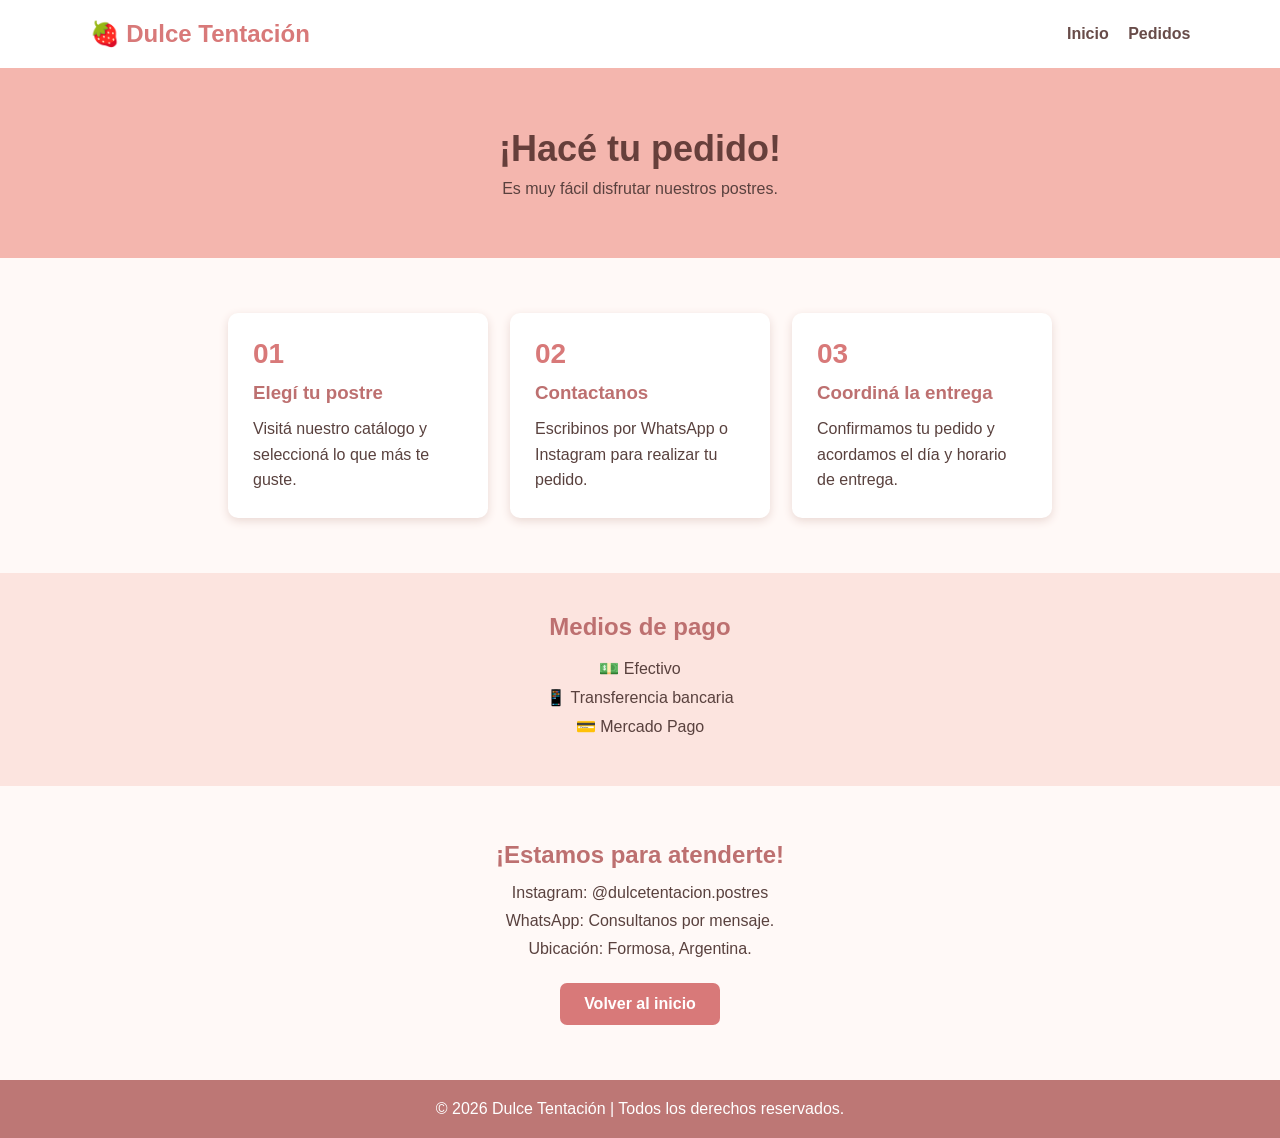
<file: pedidos.html>
<!DOCTYPE html>
<html lang="es">
<head>
    <meta charset="UTF-8">
    <meta name="viewport" content="width=device-width, initial-scale=1.0">
    <title>Dulce Tentación | Pedidos</title>
    <link rel="stylesheet" href="estilos.css">
</head>
<body>

<header>
    <div class="navbar">
        <h2>🍓 Dulce Tentación</h2>
        <nav>
            <a href="index.html">Inicio</a>
            <a href="pedidos.html">Pedidos</a>
        </nav>
    </div>
</header>

<section class="titulo">
    <h1>¡Hacé tu pedido!</h1>
    <p>Es muy fácil disfrutar nuestros postres.</p>
</section>

<section class="como-pedir">

    <div class="paso">
        <span>01</span>
        <h3>Elegí tu postre</h3>
        <p>Visitá nuestro catálogo y seleccioná lo que más te guste.</p>
    </div>

    <div class="paso">
        <span>02</span>
        <h3>Contactanos</h3>
        <p>Escribinos por WhatsApp o Instagram para realizar tu pedido.</p>
    </div>

    <div class="paso">
        <span>03</span>
        <h3>Coordiná la entrega</h3>
        <p>Confirmamos tu pedido y acordamos el día y horario de entrega.</p>
    </div>

</section>

<section class="informacion">
    <h2>Medios de pago</h2>
    <p>💵 Efectivo</p>
    <p>📱 Transferencia bancaria</p>
    <p>💳 Mercado Pago</p>
</section>

<section class="contacto" id="contacto">
    <h2>¡Estamos para atenderte!</h2>
    <p>Instagram: @dulcetentacion.postres</p>
    <p>WhatsApp: Consultanos por mensaje.</p>
    <p>Ubicación: Formosa, Argentina.</p>

    <a href="index.html" class="boton">Volver al inicio</a>
</section>

<footer>
    <p>© 2026 Dulce Tentación | Todos los derechos reservados.</p>
</footer>

</body>
</html>
</file>
<file: estilos.css>
* {
    margin: 0;
    padding: 0;
    box-sizing: border-box;
}

body {
    font-family: Arial, sans-serif;
    background: #fff9f7;
    color: #59413e;
}

/* ENCABEZADO */

header {
    background: #ffffff;
    padding: 20px 7%;
    box-shadow: 0 2px 8px #e8d4d0;
}

.navbar {
    display: flex;
    justify-content: space-between;
    align-items: center;
    flex-wrap: wrap;
    gap: 15px;
}

.navbar h2 {
    color: #d87979;
}

nav a {
    text-decoration: none;
    color: #684c49;
    margin-left: 15px;
    font-weight: bold;
}

/* PORTADA */

.portada {
    background: #f4b6ae;
    text-align: center;
    padding: 90px 20px;
    color: #663f3b;
}

.portada h1 {
    font-size: 38px;
    margin-bottom: 15px;
}

.portada p {
    font-size: 18px;
    margin-bottom: 20px;
}

/* BOTONES */

.boton {
    display: inline-block;
    background: #d87979;
    color: white;
    padding: 12px 24px;
    text-decoration: none;
    border-radius: 7px;
    margin-top: 15px;
    font-weight: bold;
}

.boton:hover {
    background: #bd6265;
}

/* PRODUCTOS */

.productos {
    padding: 60px 7%;
    text-align: center;
}

.productos h2 {
    color: #c76e70;
    font-size: 30px;
}

.descripcion {
    margin: 12px 0 30px;
    color: #846d68;
}

.catalogo {
    display: flex;
    justify-content: center;
    flex-wrap: wrap;
    gap: 25px;
}

.producto {
    background: white;
    width: 245px;
    border-radius: 12px;
    overflow: hidden;
    padding-bottom: 20px;
    box-shadow: 0 3px 12px #ead8d3;
}

.producto img {
    width: 100%;
    height: 175px;
    object-fit: cover;
}

.producto h3 {
    color: #c76e70;
    margin: 15px 8px 8px;
}

.producto p {
    padding: 0 12px;
    font-size: 14px;
    margin-bottom: 12px;
}

.producto strong {
    color: #b85f62;
    font-size: 19px;
}

/* FRASE */

.frase {
    background: #fce4df;
    text-align: center;
    padding: 55px 20px;
}

.frase h2 {
    color: #bd7070;
    margin-bottom: 12px;
}

/* SEGUNDA PAGINA */

.titulo {
    background: #f4b6ae;
    text-align: center;
    padding: 60px 20px;
}

.titulo h1 {
    font-size: 36px;
    color: #663f3b;
    margin-bottom: 10px;
}

.como-pedir {
    display: flex;
    justify-content: center;
    flex-wrap: wrap;
    gap: 22px;
    padding: 55px 7%;
}

.paso {
    background: white;
    padding: 25px;
    border-radius: 10px;
    width: 260px;
    box-shadow: 0 3px 10px #ead8d3;
}

.paso span {
    color: #d87979;
    font-size: 28px;
    font-weight: bold;
}

.paso h3 {
    color: #bd7070;
    margin: 12px 0;
}

.paso p {
    line-height: 1.6;
}

/* PAGOS */

.informacion {
    background: #fce4df;
    text-align: center;
    padding: 40px 20px;
}

.informacion h2 {
    color: #bd7070;
    margin-bottom: 18px;
}

.informacion p {
    margin: 10px;
}

/* CONTACTO */

.contacto {
    text-align: center;
    padding: 55px 20px;
}

.contacto h2 {
    color: #bd7070;
    margin-bottom: 15px;
}

.contacto p {
    margin: 10px;
}

/* PIE DE PAGINA */

footer {
    background: #bd7775;
    color: white;
    text-align: center;
    padding: 20px;
}

/* CELULARES */

@media (max-width: 600px) {

    .navbar {
        flex-direction: column;
    }

    .portada h1 {
        font-size: 29px;
    }

    nav a {
        margin: 8px;
    }

    .producto {
        width: 100%;
        max-width: 320px;
    }

    .paso {
        width: 100%;
    }
}
</file>
